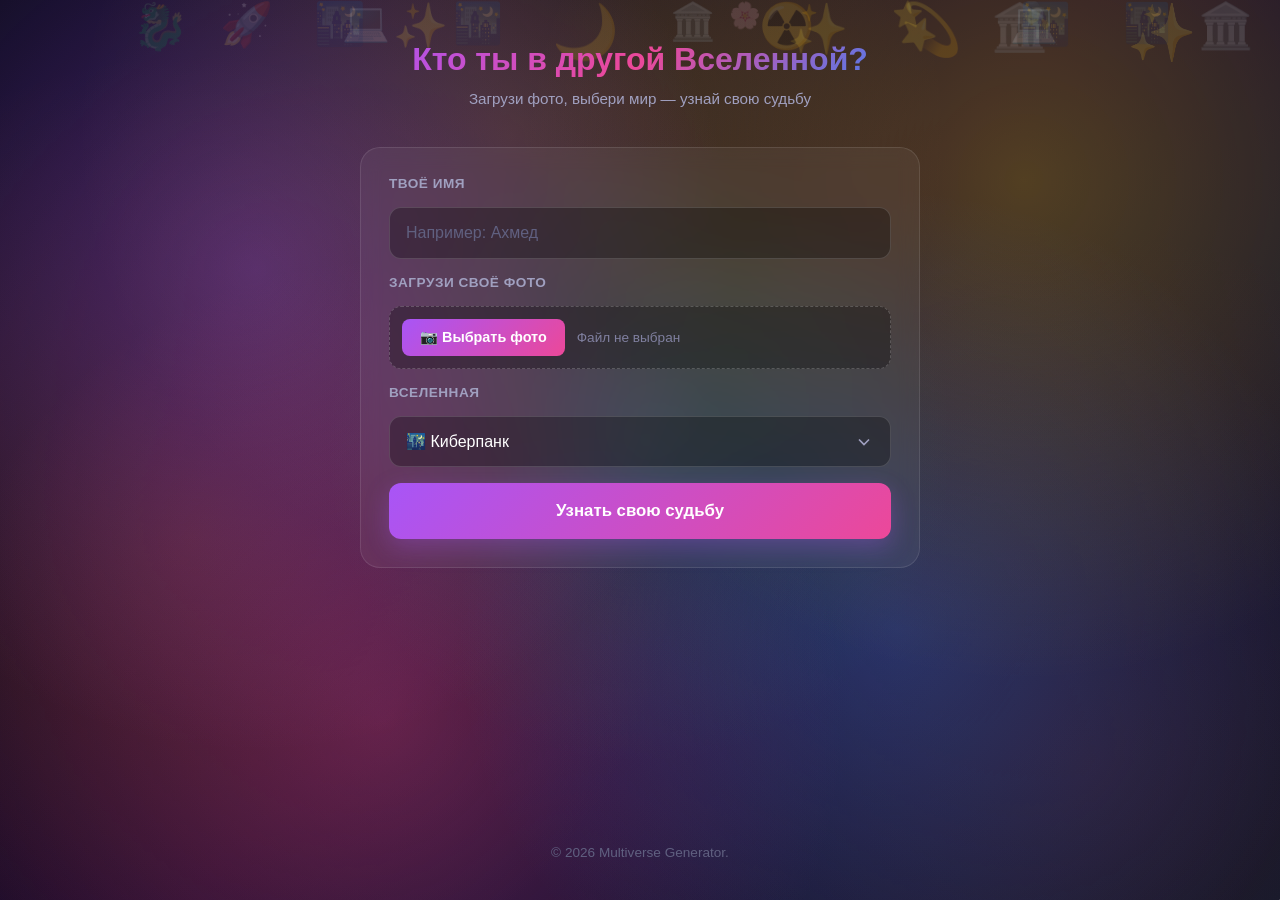
<file: index.html>
<!DOCTYPE html>
<html lang="ru">
<head>
  <meta charset="UTF-8">
  <meta name="viewport" content="width=device-width, initial-scale=1.0">
  <title>Кто ты в другой Вселенной?</title>
  <meta name="description" content="Загрузи фото и узнай, кем бы ты был в другой вселенной.">
  <link rel="stylesheet" href="style.css">
</head>
<body>
  <div class="multiverse-bg"></div>
  <div class="stars"></div>
  <div class="floating-symbols" id="floatingSymbols"></div>
  <main class="container">
    <header>
      <h1>Кто ты в другой Вселенной?</h1>
      <p class="subtitle">Загрузи фото, выбери мир — узнай свою судьбу</p>
    </header>
    <section class="form-card">
      <label for="nameInput">Твоё имя</label>
      <input type="text" id="nameInput" placeholder="Например: Ахмед" maxlength="20">
      <label for="photoInput">Загрузи своё фото</label>
      <div class="photo-upload">
        <input type="file" id="photoInput" accept="image/*" hidden>
        <button type="button" id="photoBtn" class="photo-btn">📷 Выбрать фото</button>
        <span id="photoName" class="photo-name">Файл не выбран</span>
      </div>
      <label for="universeSelect">Вселенная</label>
      <select id="universeSelect">
        <option value="cyberpunk">🌃 Киберпанк</option>
        <option value="fantasy">🐉 Фэнтези</option>
        <option value="space">🚀 Космос</option>
        <option value="anime">🌸 Аниме</option>
        <option value="hacker">💻 Хакер</option>
        <option value="rome">🏛️ Древний Рим</option>
        <option value="postapoc">☢️ Постапокалипсис</option>
        <option value="steampunk">⚙️ Стимпанк</option>
        <option value="noir">🕵️ Нуар</option>
        <option value="solarpunk">🌱 Соларпанк</option>
      </select>
      <button id="generateBtn">Узнать свою судьбу</button>
    </section>
    <section id="result" class="result hidden">
      <div class="result-card">
        <div class="result-image" id="resultImageWrap">
          <img id="resultImg" alt="Твой облик">
          <div class="result-overlay"></div>
          <div id="placeholder" class="result-placeholder">🖼️</div>
        </div>
        <h2 id="resultName">—</h2>
        <p id="resultDesc" class="result-desc">—</p>
        <button id="shareBtn" class="share-btn">📸 Поделиться</button>
        <button id="againBtn" class="again-btn">🔄 Ещё раз</button>
      </div>
    </section>
    <footer>
      <p>© 2026 Multiverse Generator.</p>
    </footer>
  </main>
  <script src="script.js"></script>
</body>
</html>
</file>
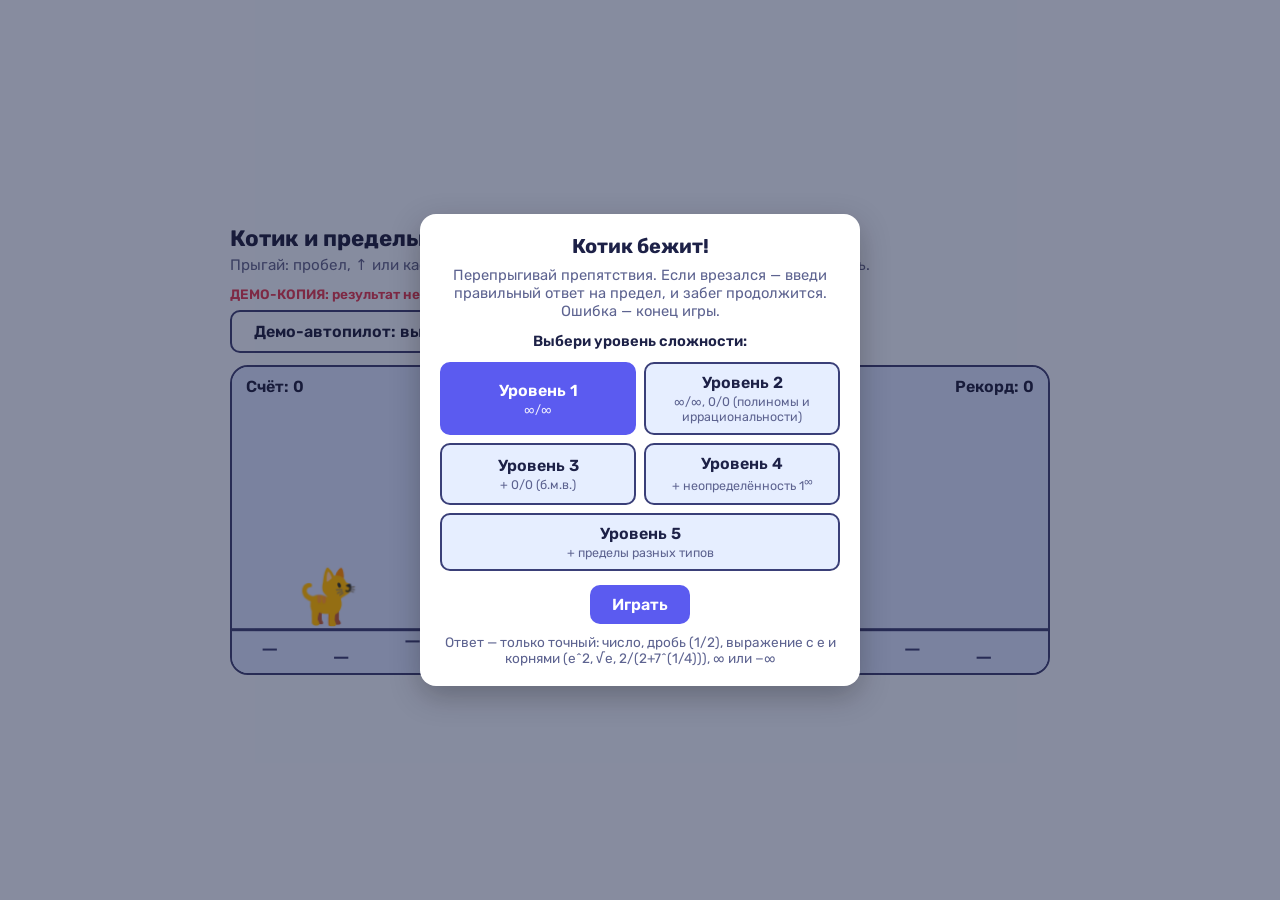
<file: kotik-demo/index.html>
<!DOCTYPE html><html lang="ru"><head><meta charset="utf-8"><meta name="viewport" content="width=device-width, initial-scale=1, viewport-fit=cover"><title>Котик и пределы</title><link href="https://fonts.googleapis.com/css2?family=Rubik:wght@400;600;700&display=swap" rel="stylesheet"><style>:root{--bg:#e6eeff;--sky:#cfdcff;--ground:#3a3f78;--ink:#1d2147;--card:#fff;--accent:#5b5bf0;--ok:#1f9d6b;--bad:#d63b5a;--muted:#5d6390; box-sizing:border-box;padding-top:env(safe-area-inset-top,0px);padding-bottom:env(safe-area-inset-bottom,0px)} @media (prefers-color-scheme:dark){:root:not([data-theme="light"]){--bg:#12142a;--sky:#1c2048;--ground:#8f95e8;--ink:#eceeff;--card:#1f2350;--accent:#8c8cff;--ok:#4fd6a0;--bad:#ff7a93;--muted:#a3a8d6}} html{scroll-padding-top:env(safe-area-inset-top,0px)} *{box-sizing:border-box} body{margin:0;min-height:100vh;background:var(--bg);color:var(--ink);font-family:Rubik,system-ui,-apple-system,"Segoe UI",sans-serif;display:flex;align-items:center;justify-content:center;padding:16px} .wrap{width:100%;max-width:820px} h1{font-size:1.4rem;margin:0 0 4px;font-weight:700} p.sub{margin:0 0 12px;color:var(--muted);font-size:.95rem} .demo-note{font-size:.85rem;color:var(--bad);font-weight:600;margin:8px 0} #autoToggle{margin:0 0 12px} .stage{position:relative;border-radius:18px;overflow:hidden;background:var(--sky);border:2px solid var(--ground);touch-action:manipulation;user-select:none;-webkit-user-select:none} canvas{display:block;width:100%;height:auto} .hud{position:absolute;top:10px;left:14px;right:14px;display:flex;justify-content:space-between;font-weight:600;font-size:1rem;pointer-events:none} .ov{position:absolute;inset:0;display:none;align-items:center;justify-content:center;background:rgba(18,20,42,.45);padding:12px} .ov.on{display:flex} .card{background:var(--card);color:var(--ink);border-radius:16px;padding:20px;max-width:440px;width:100%;text-align:center;box-shadow:0 10px 30px rgba(0,0,0,.25)} .card h2{margin:0 0 8px;font-size:1.25rem} .card p{margin:6px 0;color:var(--muted);font-size:.92rem} .lim{font-size:1.5rem;font-weight:600;margin:12px 0;color:var(--ink);line-height:1.5} .lim sub{font-size:.6em} input{width:100%;font:inherit;font-size:1.1rem;padding:10px 12px;border-radius:10px;border:2px solid var(--ground);background:var(--bg);color:var(--ink);text-align:center;margin:6px 0 10px} input:focus-visible,button:focus-visible{outline:3px solid var(--accent);outline-offset:2px} button{font:inherit;font-weight:600;font-size:1rem;padding:10px 22px;border:0;border-radius:10px;background:var(--accent);color:#fff;cursor:pointer} button:hover{filter:brightness(1.08)} .timer{height:6px;border-radius:3px;background:var(--bg);overflow:hidden;margin-top:12px} .timer i{display:block;height:100%;width:100%;background:var(--accent);transform-origin:left} .big{font-size:2.4rem;font-weight:700;margin:4px 0} .ans{color:var(--bad);font-weight:600} .hint{margin-top:10px;font-size:.85rem;color:var(--muted)} #start,#quiz,#over{position:fixed;z-index:20} .lvls{display:grid;grid-template-columns:1fr 1fr;gap:8px;margin:12px 0 14px;text-align:left} .lvls button{background:var(--bg);color:var(--ink);border:2px solid var(--ground);padding:9px 12px;font-weight:600} .lvls button small{display:block;font-weight:400;font-size:.78rem;color:var(--muted);margin-top:2px} .lvls button[aria-pressed="true"]{background:var(--accent);border-color:var(--accent);color:#fff} .lvls button[aria-pressed="true"] small{color:#fff;opacity:.9} .row{display:flex;gap:8px;justify-content:center;flex-wrap:wrap} button.sec{background:var(--bg);color:var(--ink);border:2px solid var(--ground)} .lvls .span2{grid-column:1 / -1} @media (max-width:400px){.lvls{grid-template-columns:1fr}} .card.wide{max-width:600px} .qn{font-size:.8rem;color:var(--muted);letter-spacing:.02em;margin-top:-2px} .lim{font-size:1.25rem;overflow-x:auto;overflow-y:hidden;padding:4px 2px;white-space:nowrap} .fr{display:inline-flex;flex-direction:column;vertical-align:middle;text-align:center;margin:0 .15em} .fr>span:first-child{border-bottom:1.5px solid currentColor;padding:0 .25em .08em} .fr>span:last-child{padding:.08em .25em 0} .rt{white-space:nowrap;display:inline-block} .rt>sup{font-size:.6em;margin-right:-.3em;vertical-align:.9em} .rb{border-top:1.5px solid currentColor;padding:.05em .1em 0;margin-left:.05em} .pb{font-size:1.9em;font-weight:300;vertical-align:middle;line-height:1} .pw sup{font-size:.7em;vertical-align:1.1em} @media (max-width:480px){.lim{font-size:.95rem}.card{padding:16px 12px}} .keys{display:flex;flex-wrap:wrap;gap:6px;justify-content:center;margin:0 0 10px} .keys button{padding:6px 12px;font-size:1rem;background:var(--bg);color:var(--ink);border:1.5px solid var(--ground);min-width:40px}</style></head><body><div class="wrap"><h1>Котик и пределы</h1><p class="sub">Прыгай: пробел, ↑ или касание экрана. Врезался — решай предел, чтобы продолжить.</p><p class="demo-note">ДЕМО-КОПИЯ: результат не предназначен для сдачи преподавателю.</p><button id="autoToggle" class="sec" type="button">Демо-автопилот: выкл.</button><div class="stage" id="stage"><canvas id="c" width="800" height="300"></canvas><div class="hud"><span id="sc">0</span><span id="info"></span></div><div class="ov on" id="start"><div class="card"><h2>Котик бежит!</h2><p>Перепрыгивай препятствия. Если врезался — введи правильный ответ на предел, и забег продолжится. Ошибка — конец игры.</p><p style="margin-top:12px;color:var(--ink);font-weight:600">Выбери уровень сложности:</p><div class="lvls" id="lvls" role="group" aria-label="Уровень сложности"><button type="button" data-l="1" aria-pressed="true">Уровень 1<small>∞/∞</small></button><button type="button" data-l="2" aria-pressed="false">Уровень 2<small>∞/∞, 0/0 (полиномы и иррациональности)</small></button><button type="button" data-l="3" aria-pressed="false">Уровень 3<small>+ 0/0 (б.м.в.)</small></button><button type="button" data-l="4" aria-pressed="false">Уровень 4<small>+ неопределённость 1<sup>∞</sup></small></button><button type="button" data-l="5" aria-pressed="false" class="span2">Уровень 5<small>+ пределы разных типов</small></button></div><button id="go">Играть</button><div class="hint">Ответ — только точный: число, дробь (1/2), выражение с e и корнями (e^2, √e, 2/(2+7^(1/4))), ∞ или −∞</div></div></div><div class="ov" id="quiz"><div class="card wide"><h2>Ой! Спаси котика</h2><div class="qn" id="qn"></div><div class="lim" id="q"></div><input id="a" type="text" autocomplete="off" autocapitalize="off" spellcheck="false" inputmode="text" placeholder="Ваш ответ" aria-label="Ответ"><div class="keys" id="keys"><button type="button">√</button><button type="button">∛</button><button type="button">∜</button><button type="button">^</button><button type="button">e</button><button type="button">π</button><button type="button">∞</button><button type="button">−</button><button type="button">(</button><button type="button">)</button></div><button id="ok">Проверить</button><div class="timer"><i id="tm"></i></div><div class="hint">Только точный ответ: 1/2, e^6, √e, 2/(2+7^(1/4)), ∞ или −∞. Приближённые значения не принимаются. Время: 5 минут.</div></div></div><div class="ov" id="over"><div class="card wide"><h2 id="ot">Игра окончена</h2><div class="big" id="os">0</div><p id="ob"></p><p id="oa"></p><button id="again">Новая игра</button></div></div></div></div><script>
(function(){
const cv=document.getElementById('c'),ctx=cv.getContext('2d');
const W=800,H=300,GY=250;
const $=id=>document.getElementById(id);

// ---------- банк задач: КР 3 «Теория пределов без Лопиталя» (без 2.9 и 4.2) ----------
// L(номер, раздел, x→…, выражение (HTML), ответ для показа, значение)
const L=(n,s,t,f,a,v)=>({n,s,t,f,a,v});
const SUP={'0':'⁰','1':'¹','2':'²','3':'³','4':'⁴','5':'⁵','6':'⁶','7':'⁷','8':'⁸','9':'⁹'};
const X=k=>'x'+String(k).replace(/\d/g,d=>SUP[d]);
const F=(a,b)=>'<span class="fr"><span>'+a+'</span><span>'+b+'</span></span>';
const R=(k,b)=>'<span class="rt">'+(k>2?'<sup>'+k+'</sup>':'')+'√<span class="rb">'+b+'</span></span>';
const PW=(b,e)=>'<span class="pw"><span class="pb">(</span>'+b+'<span class="pb">)</span><sup>'+e+'</sup></span>';
const S1='Неопределённость ∞/∞',S0='Неопределённость 0/0',SE='Неопределённость 1<sup>∞</sup>',S6='Пределы разных типов';
const BP=s=>'<span class="pb">(</span>'+s+'<span class="pb">)</span>';
const P='x→+∞',M='x→−∞',INF=Infinity;
const r4_7=Math.pow(7,.25),r4_2=Math.pow(2,.25);
const e1={
 '1.1':F(R(4,X(8)+'+'+X(12))+' + '+R(3,X(2)+'+'+X(5)), X(3)+' + 2'+R(2,'1+'+X(4))),
 '1.2':F(R(5,X(5)+'+'+X(10))+' + '+R(3,'−2'+X(6)+'+8'+X(9)), X(2)+' + '+R(6,X(6)+'+'+X(12))),
 '1.3':F(R(3,'1+2'+X(3)+'+'+X(6))+' + '+R(2,'−'+X(2)+'+'+X(4)), R(4,'3'+X(4)+'+7'+X(8))+' + 2'+X(2)+' + 1'),
 '1.4':F(R(6,X(12)+'+'+X(18))+' + '+R(3,X(5)+'+'+X(8)), '2'+X(3)+' + '+R(4,'2'+X(12)+'+'+X(8))),
 '1.5':F(R(4,'1+4'+X(8)+'+2'+X(4))+' + '+R(3,X(3)+'−'+X(6)), R(5,X(10)+'+'+X(15))+' + '+X(3)),
 '1.6':F(R(3,'1+'+R(3,'x+'+X(12)))+' + '+R(4,X(8)+'+'+X(16)), X(4)+' + '+R(6,X(24)+'+'+X(12))),
 '1.7':F(R(5,X(15)+'+'+X(20))+' + '+R(3,X(12)+'+'+X(6)), R(4,X(12)+'+'+X(16))+' + 2'+X(4)),
 '1.8':F(R(3,X(4)+'+'+X(7))+' + '+R(6,X(6)+'+'+X(12)), '2'+R(5,X(10)+'+'+X(5))+' + '+X(2)),
 '1.9':F(R(5,X(10)+'+'+X(20))+' + '+R(2,X(2)+'+'+R(3,X(24)+'+'+X(7))), R(4,X(12)+'+'+X(16))+' + '+R(6,X(6)+'+'+X(18)))
};
const Qs=[
L('1.1 (+∞)',S1,P,e1['1.1'],'1',1),            L('1.1 (−∞)',S1,M,e1['1.1'],'−1',-1),
L('1.2 (+∞)',S1,P,e1['1.2'],'+∞',INF),         L('1.2 (−∞)',S1,M,e1['1.2'],'−∞',-INF),
L('1.3 (+∞)',S1,P,e1['1.3'],'2/(2+⁴√7) ≈ 0,5515',2/(2+r4_7)),
L('1.3 (−∞)',S1,M,e1['1.3'],'2/(2+⁴√7) ≈ 0,5515',2/(2+r4_7)),
L('1.4 (+∞)',S1,P,e1['1.4'],'1/(2+⁴√2) ≈ 0,3136',1/(2+r4_2)),
L('1.4 (−∞)',S1,M,e1['1.4'],'−1/(2−⁴√2) ≈ −1,2334',-1/(2-r4_2)),
L('1.5 (+∞)',S1,P,e1['1.5'],'0',0),            L('1.5 (−∞)',S1,M,e1['1.5'],'0',0),
L('1.6 (+∞)',S1,P,e1['1.6'],'1/2',.5),         L('1.6 (−∞)',S1,M,e1['1.6'],'1/2',.5),
L('1.7 (+∞)',S1,P,e1['1.7'],'2/3',2/3),        L('1.7 (−∞)',S1,M,e1['1.7'],'2/3',2/3),
L('1.8 (+∞)',S1,P,e1['1.8'],'+∞',INF),         L('1.8 (−∞)',S1,M,e1['1.8'],'−∞',-INF),
L('1.9 (+∞)',S1,P,e1['1.9'],'2',2),            L('1.9 (−∞)',S1,M,e1['1.9'],'2',2),

L('2.1',S0,'x→3',F('2'+X(2)+' − 7x + 3','3'+X(2)+' − 8x − 3'),'1/2',.5),
L('2.2',S0,'x→−2',F(X(2)+' − 4',X(2)+' + 5x + 6'),'−4',-4),
L('2.3',S0,'x→1',F(X(3)+' − x',X(3)+' − 1'),'2/3',2/3),
L('2.4',S0,'x→1/2',F('6'+X(2)+' − 5x + 1','4'+X(2)+' − 1'),'1/4',.25),
L('2.5',S0,'x→2',F(X(3)+' − 8',X(3)+' − 4x'),'3/2',1.5),
L('2.6',S0,'x→1',F(X(4)+' − 1',X(3)+' − '+X(2)+' + x − 1'),'2',2),
L('2.7',S0,'x→3/2',F('4'+X(2)+' − 9','2'+X(2)+' − 5x + 3'),'12',12),
L('2.8',S0,'x→−2',F(X(3)+' + 8',X(4)+' − 16'),'−3/8',-3/8),

L('3.1',S0,'x→3',F(R(2,'x+6')+' − '+R(2,'10x−21'),'x − 3'),'−3/2',-1.5),
L('3.2',S0,'x→1',F(R(2,'x+3')+' − 2',R(2,'2x+7')+' − 3'),'3/4',.75),
L('3.3',S0,'x→8',F(R(3,'x')+' − 2','x − 8'),'1/12',1/12),
L('3.4',S0,'x→0',F(R(2,'1+x')+' − '+R(2,'1−x'),'x'),'1',1),
L('3.5',S0,'x→4',F(R(2,'x+5')+' − '+R(2,'2x+1'),R(2,'x+12')+' − '+R(2,'3x+4')),'2/3',2/3),
L('3.6',S0,'x→1',F(R(3,'x+7')+' − 2','x − 1'),'1/12',1/12),
L('3.7',S0,'x→0',F(R(3,'1+x')+' − '+R(3,'1−x'),'x'),'2/3',2/3),
L('3.8',S0,'x→2',F(R(3,'x+6')+' − 2',R(2,'x+2')+' − 2'),'1/3',1/3),
L('3.9',S0,'x→0',F(R(2,'1+x')+' + '+R(2,'1−x')+' − 2',X(2)),'−1/4',-.25),

L('4.1',S0,'x→0',F('1 − cos(ln(1 + '+X(2)+'))','arcsin x · tg 2x'),'0',0),
L('4.3',S0,'x→0',F('('+R(2,'1 + sin '+X(2))+' − 1) · tg²x','ln(1 + '+X(3)+') · sin x'),'1/2',.5),
L('4.4',S0,'x→0',F('sin 2x · (1 − cos 3x)',X(2)+' · ln(1 + 5x)'),'9/5',1.8),
L('4.5',S0,'x→0',F('e<sup>arcsin x²</sup> − 1','ln(1 + ln(1 + 5'+X(2)+'))'),'1/5',.2),
L('4.6',S0,'x→1',F('ln x',X(2)+' − 1'),'1/2',.5),
L('4.7',S0,'x→π',F('sin²x',X(2)+' − π²'),'0',0),
L('4.8',S0,'x→π/2',F('1 − cos(2x − π)','(x − π/2)²'),'2',2),
L('4.9',S0,'x→−2',F('e<sup>x+2</sup> − 1','sin(x + 2)'),'1',1),

L('5.1',SE,P,PW(F('2x + 3','2x − 1'),'3x+2'),'e⁶',Math.exp(6)),
L('5.2',SE,P,PW(F(X(2)+' + 2x + 3',X(2)+' + x + 1'),'2x'),'e²',Math.exp(2)),
L('5.3',SE,'x→0',PW(F('1 + x + '+X(2)+' + 2'+X(3),'1 + x + '+X(2)),'1/x³'),'e²',Math.exp(2)),
L('5.4',SE,P,PW(F('3'+X(2)+' + 2x + 1','3'+X(2)+' − x + 2'),'x²'),'+∞',INF),
L('5.5',SE,P,PW(F(X(2)+' + x + 1',X(2)+' + 1'),'x²/(x+1)'),'e',Math.E),
L('5.6',SE,'x→0',PW(F('1 + 2'+X(2)+' + 3'+X(4)+' + 5'+X(5),'1 + 2'+X(2)+' + 3'+X(4)),'1/x⁵'),'e⁵',Math.exp(5)),
L('5.7',SE,'x→0',PW(F('1 + 3'+X(3)+' + 2'+X(5),'1 + 3'+X(3)+' − '+X(4)),'1/x⁴'),'e',Math.E),
L('5.8',SE,P,PW(F('2'+X(3)+' + '+X(2)+' + 1','2'+X(3)+' − x + 3'),'x'),'√e = e^(1/2)',Math.sqrt(Math.E)),
L('5.9',SE,P,PW(F('5'+X(4)+' + 2'+X(2)+' + 3x + 1','5'+X(4)+' + x + 7'),'x²'),'e^(2/5)',Math.exp(.4)),

// Раздел 6. Пределы разных типов (в 6.7, 6.8, 6.10 исправлено x→… на x→0, см. пояснение)
L('6.1',S6,P,'3x · sin '+F('1','x'),'3',3),
L('6.2',S6,P,R(3,'2x − 1')+' · arctg'+BP(F('1','2'+R(2,'x + 1'))),'0',0),
L('6.3',S6,'x→1','(1 − x) · tg '+F('πx','2'),'2/π',2/Math.PI),
L('6.4',S6,'x→π',F('1 + cos x','(x − π)²'),'1/2',.5),
L('6.5',S6,P,PW(F('2x + 1','x + 3'),'x'),'+∞',INF),
L('6.6',S6,P,PW(F('x − 2','3x + 4'),'3x−1'),'0',0),
L('6.7',S6,'x→0',PW('1 + tg x','1/(2x)'),'√e = e^(1/2)',Math.sqrt(Math.E)),
L('6.8',S6,'x→0⁺',PW('1 + tg²'+R(2,'x'),'1/(2x)'),'√e = e^(1/2)',Math.sqrt(Math.E)),
L('6.9',S6,'x→e',F('ln x − 1','x − e'),'1/e',1/Math.E),
L('6.10',S6,'x→0',F('ln cos x',X(2)),'−1/2',-.5),
];
// Уровни: какие разделы банка входят в игру
const LEVELS={1:[1],2:[1,2,3],3:[1,2,3,4],4:[1,2,3,4,5],5:[1,2,3,4,5,6]};
let level=1;
try{const l=+localStorage.getItem('catLevel');if(LEVELS[l])level=l;}catch(e){}
const inLevel=q=>LEVELS[level].includes(parseInt(q.n,10));
let pool=[];
function nextQ(){ if(!pool.length){pool=Qs.map((_,i)=>i).filter(i=>inLevel(Qs[i]));for(let i=pool.length-1;i>0;i--){const j=Math.random()*(i+1)|0;[pool[i],pool[j]]=[pool[j],pool[i]];}} return Qs[pool.pop()]; }

// ---------- разбор ответа: числа, дроби, e, π, ^, √, ∛, ∜, sqrt, cbrt, ln, exp, ∞ ----------
const SUPD={'⁰':'0','¹':'1','²':'2','³':'3','⁴':'4','⁵':'5','⁶':'6','⁷':'7','⁸':'8','⁹':'9'};
const WORDS=['бесконечность','infinity','sqrt','cbrt','inf','exp','ln','pi','oo','e'];
function parse(s){
  s=String(s).trim().toLowerCase().replace(/\s+/g,'').replace(/,/g,'.')
    .replace(/[−–—]/g,'-').replace(/[·×]/g,'*').replace(/÷/g,'/').replace(/π/g,'pi')
    .replace(/²√/g,'√').replace(/³√/g,'∛').replace(/⁴√/g,'∜')
    .replace(/[⁰¹²³⁴⁵⁶⁷⁸⁹]+/g,m=>'^'+[...m].map(c=>SUPD[c]).join(''));
  if(!s)return NaN;
  const tk=[];let i=0;
  while(i<s.length){
    const c=s[i];
    if(/[0-9.]/.test(c)){let j=i;while(j<s.length&&/[0-9.]/.test(s[j]))j++;const n=s.slice(i,j);if(!/^(\d+\.?\d*|\.\d+)$/.test(n))return NaN;tk.push({k:'n',v:parseFloat(n)});i=j;continue;}
    if('+-*/^()√∛∜∞'.includes(c)){tk.push({k:c});i++;continue;}
    if(/[a-zа-яё]/.test(c)){const w=WORDS.find(w=>s.startsWith(w,i));if(!w)return NaN;
      if(w==='e')tk.push({k:'n',v:Math.E});else if(w==='pi')tk.push({k:'n',v:Math.PI});
      else if(['бесконечность','infinity','inf','oo'].includes(w))tk.push({k:'n',v:Infinity});
      else tk.push({k:'f',v:w});i+=w.length;continue;}
    return NaN;
  }
  let p=0;const pk=()=>tk[p],nx=()=>tk[p++];
  const FN={sqrt:Math.sqrt,'√':Math.sqrt,cbrt:Math.cbrt,'∛':Math.cbrt,'∜':x=>Math.pow(x,.25),ln:Math.log,exp:Math.exp};
  const startsAtom=t=>t&&(t.k==='n'||t.k==='f'||t.k==='('||t.k==='√'||t.k==='∛'||t.k==='∜'||t.k==='∞');
  function expr(){let v=term();while(pk()&&(pk().k==='+'||pk().k==='-')){const o=nx().k,r=term();v=o==='+'?v+r:v-r;}return v;}
  function term(){let v=unary();for(;;){const t=pk();
      if(t&&(t.k==='*'||t.k==='/')){nx();const r=unary();v=t.k==='*'?v*r:v/r;}
      else if(startsAtom(t)){v*=power();}
      else return v;}}
  function unary(){const t=pk();if(t&&(t.k==='-'||t.k==='+')){nx();const v=unary();return t.k==='-'?-v:v;}return power();}
  function power(){const b=atom();if(pk()&&pk().k==='^'){nx();return Math.pow(b,unary());}return b;}
  function atom(){const t=nx();if(!t)throw 0;
    if(t.k==='n')return t.v;
    if(t.k==='∞')return Infinity;
    if(t.k==='('){const v=expr();if(!pk()||nx().k!==')')throw 0;return v;}
    if(t.k==='f'||t.k==='√'||t.k==='∛'||t.k==='∜'){const f=FN[t.k==='f'?t.v:t.k];return f(power());}
    throw 0;}
  try{const v=expr();return p===tk.length?v:NaN;}catch(e){return NaN;}
}
function check(inp,q){const v=parse(inp);if(Number.isNaN(v))return false;
  if(!isFinite(q.v))return v===q.v;if(!isFinite(v))return false;
  // только точный ответ: допускается лишь погрешность машинной арифметики
  return Math.abs(v-q.v)<=1e-12*Math.max(1,Math.abs(q.v));}

// ---------- состояние ----------
let st='idle',score=0,best=0,saves=0,dist=0,speed=320,obs=[],nextGap=0,inv=0,t0=0,last=0,autoPilot=false;
const cat={x:70,y:GY,vy:0,on:true};
function loadBest(){best=0;try{best=+localStorage.getItem('catBest'+level)||0;}catch(e){}}
loadBest();
const kinds=[{e:'📦',w:40,h:44},{e:'🪴',w:36,h:50},{e:'🥫',w:30,h:40},{e:'🧱',w:46,h:34}];

function reset(){score=0;saves=0;dist=0;speed=320;obs=[];nextGap=500;inv=0;cat.y=GY;cat.vy=0;cat.on=true;updHud();}
function updHud(){$('sc').textContent='Счёт: '+Math.floor(score);$('info').textContent='Рекорд: '+best+(saves?'  ·  Спасений: '+saves:'');}
function jump(){if(st==='run'&&cat.on){cat.vy=-640;cat.on=false;}}
function spawn(){const k=kinds[Math.random()*kinds.length|0];const n=Math.random()<.2?2:1;
  for(let i=0;i<n;i++)obs.push({x:W+30+i*(k.w-4),k});
}

function colors(){const s=getComputedStyle(document.documentElement);return{sky:s.getPropertyValue('--sky').trim(),g:s.getPropertyValue('--ground').trim(),ink:s.getPropertyValue('--ink').trim()};}

function step(dt){
  speed=Math.min(620,320+score*0.8);
  dist+=speed*dt;score+=speed*dt/12;
  if(inv>0)inv-=dt;
  cat.vy+=1800*dt;cat.y+=cat.vy*dt;
  if(cat.y>=GY){cat.y=GY;cat.vy=0;cat.on=true;}
  nextGap-=speed*dt;
  if(nextGap<=0){spawn();nextGap=speed*0.85+260+Math.random()*320;}
  for(const o of obs)o.x-=speed*dt;
  obs=obs.filter(o=>o.x>-80);
  // Демонстрационный автопилот: прыжок перед ближайшим препятствием.
  // При появлении математической задачи автопилот отключается.
  if(autoPilot && st==='run' && cat.on){
    const target=obs.find(o=>o.x+o.k.w>cat.x+38 && o.x>cat.x+20);
    if(target){
      const distance=target.x-(cat.x+38);
      if(distance<=Math.max(105,speed*0.42) && distance>=-8) jump();
    }
  }
  // столкновение
  if(inv<=0){
    const cx=cat.x+8,cw=30,cy=cat.y-36,ch=34;
    for(const o of obs){
      const ox=o.x+4,ow=o.k.w-8,oy=GY-o.k.h+6;
      if(cx<ox+ow&&cx+cw>ox&&cy<GY&&cy+ch>oy){crash();return;}
    }
  }
  if(Math.floor(score)>best){best=Math.floor(score);}
  updHud();
}

let curQ=null,qTimer=0,qMax=300;
function crash(){
  autoPilot=false;$('autoToggle').textContent='Демо-автопилот: выкл.';
  st='quiz';curQ=nextQ();
  $('qn').innerHTML='Задача '+curQ.n+' · '+curQ.s;
  $('q').innerHTML='lim<sub>'+curQ.t+'</sub> '+curQ.f+' = ?';
  $('a').value='';$('quiz').classList.add('on');qTimer=qMax;
  setTimeout(()=>$('a').focus(),30);
}
function submit(){
  if(st!=='quiz')return;
  if(check($('a').value,curQ)){
    saves++;st='run';$('quiz').classList.remove('on');
    obs=obs.filter(o=>o.x<cat.x-60);inv=1.6;nextGap=Math.max(nextGap,400);
    cat.y=GY;cat.vy=0;cat.on=true;last=performance.now();
  }else finish(false);
}
function finish(timeout){
  st='over';$('quiz').classList.remove('on');
  const s=Math.floor(score);
  try{if(s>=best)localStorage.setItem('catBest'+level,String(s));}catch(e){}
  best=Math.max(best,s);
  $('ot').textContent=timeout?'Время вышло':'Неверно, котик устал';
  $('os').textContent=s;
  $('ob').textContent='Рекорд: '+best+(saves?' · Спасений: '+saves:'');
  $('oa').innerHTML='Правильный ответ: <span class="ans">'+curQ.a+'</span><br><span style="font-size:.85em">lim<sub>'+curQ.t+'</sub> '+curQ.f+'</span>';
  $('over').classList.add('on');updHud();
}
function setLevel(l){level=l;try{localStorage.setItem('catLevel',String(l));}catch(e){}
  document.querySelectorAll('#lvls button').forEach(b=>b.setAttribute('aria-pressed',String(+b.dataset.l===l)));
  loadBest();updHud();}
function start(){$('start').classList.remove('on');$('over').classList.remove('on');pool=[];reset();st='run';last=performance.now();}
function chooseLevel(){st='idle';$('over').classList.remove('on');$('start').classList.add('on');reset();}

// ---------- отрисовка ----------
function draw(ts){
  const c=colors();
  ctx.clearRect(0,0,W,H);
  ctx.fillStyle=c.sky;ctx.fillRect(0,0,W,H);
  // облака
  ctx.globalAlpha=.5;ctx.font='40px serif';ctx.textBaseline='alphabetic';
  for(let i=0;i<3;i++){const x=((i*330-dist*0.12)%1000+1000)%1000-120;ctx.fillText('☁️',x,70+i*28);}
  ctx.globalAlpha=1;
  // земля
  ctx.fillStyle=c.g;ctx.fillRect(0,GY+6,W,3);
  for(let i=0;i<24;i++){const x=((i*70-dist)%1680+1680)%1680-40;ctx.fillRect(x,GY+18+(i%3)*8,14,2);}
  // препятствия
  for(const o of obs){ctx.font=o.k.h+'px serif';ctx.fillText(o.k.e,o.x,GY+6);}
  // котик
  const run=st==='run'||st==='idle';
  const bob=cat.on&&run?Math.sin(ts/70)*2.5:0;
  ctx.save();
  if(inv>0&&Math.floor(ts/90)%2===0)ctx.globalAlpha=.4;
  ctx.translate(cat.x+24,cat.y-22+bob);
  ctx.scale(-1,1);
  if(!cat.on)ctx.rotate(Math.max(-.35,Math.min(.35,cat.vy/2000)));
  ctx.font='52px serif';ctx.textAlign='center';ctx.textBaseline='middle';
  ctx.fillText('🐈',0,0);
  ctx.restore();ctx.textAlign='left';ctx.textBaseline='alphabetic';
}

function loop(ts){
  const dt=Math.min(.033,(ts-last)/1000||0);last=ts;
  if(st==='run')step(dt);
  if(st==='quiz'){qTimer-=dt;$('tm').style.transform='scaleX('+Math.max(0,qTimer/qMax)+')';if(qTimer<=0)finish(true);}
  draw(ts);
  requestAnimationFrame(loop);
}

// ---------- управление ----------
addEventListener('keydown',e=>{
  if(st==='quiz'){if(e.key==='Enter'){e.preventDefault();submit();}return;}
  if(e.code==='Space'||e.code==='ArrowUp'||e.code==='KeyW'){
    e.preventDefault();
    if(st==='run')jump();
    else if(st==='idle')start();
    else if(st==='over')chooseLevel();
  }
});
$('stage').addEventListener('pointerdown',e=>{
  if(e.target.closest('.ov.on'))return;
  jump();
});
document.querySelectorAll('#keys button').forEach(b=>b.addEventListener('click',()=>{
  const a=$('a'),s=a.selectionStart??a.value.length,e=a.selectionEnd??a.value.length,t=b.textContent;
  a.value=a.value.slice(0,s)+t+a.value.slice(e);a.focus();a.setSelectionRange(s+t.length,s+t.length);}));
document.querySelectorAll('#lvls button').forEach(b=>b.addEventListener('click',()=>setLevel(+b.dataset.l)));
setLevel(level);
$('go').onclick=start;$('again').onclick=chooseLevel;$('ok').onclick=submit;
$('autoToggle').addEventListener('click',()=>{autoPilot=!autoPilot;$('autoToggle').textContent='Демо-автопилот: '+(autoPilot?'вкл.':'выкл.');});
reset();last=performance.now();requestAnimationFrame(loop);
})();
</script></body></html>
</file>
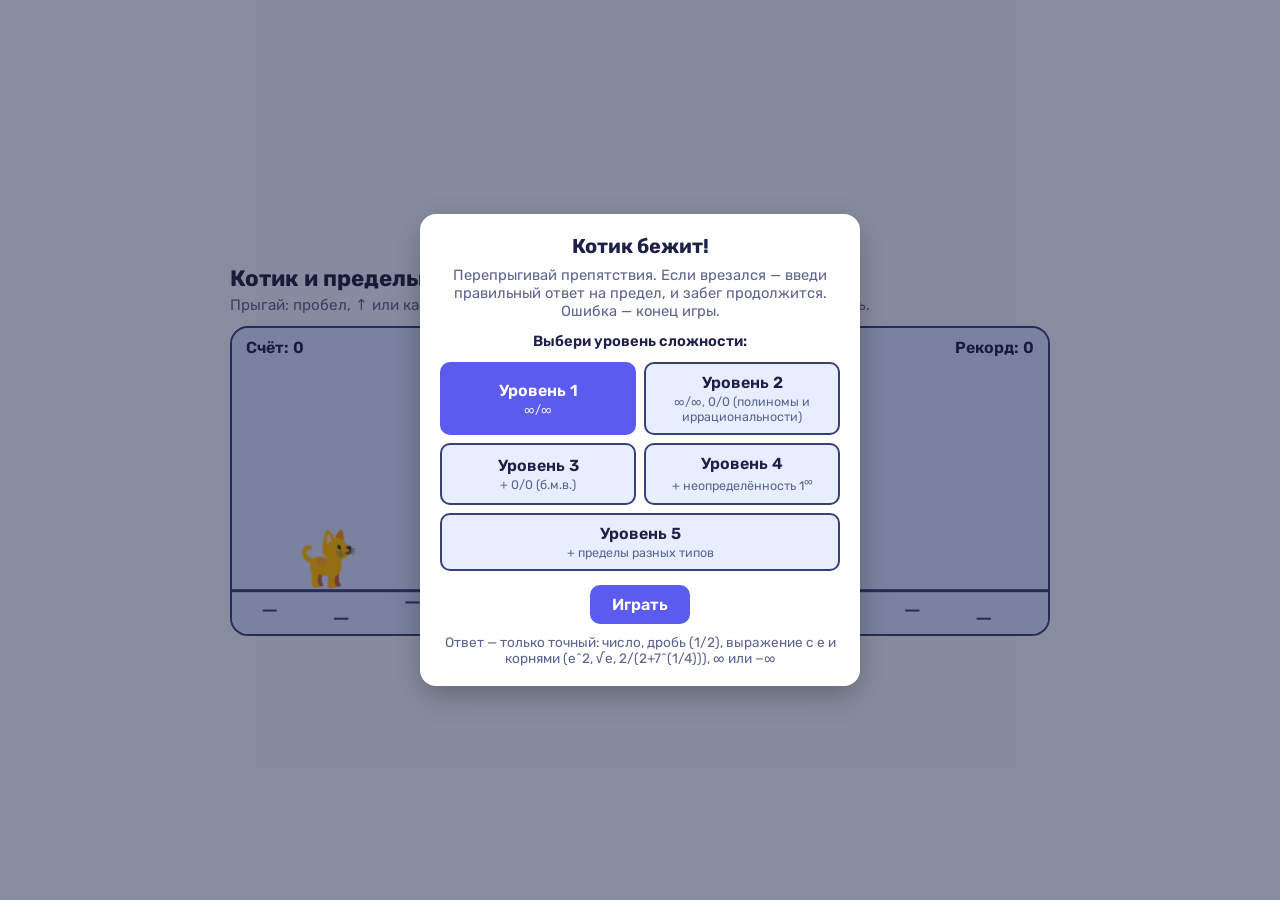
<file: kotik/index.html>
<!doctype html><html lang="ru"><meta charset="utf-8"><meta name="viewport" content="width=device-width,initial-scale=1,viewport-fit=cover"><title>Котик и пределы</title><body style="margin:0;background:#12142a;color:#fff;font:16px system-ui;display:grid;min-height:100vh;place-items:center;text-align:center;padding:24px"><p id="s">Загружаем игру…</p><script> (async()=>{try{if(!('DecompressionStream'in window))throw Error('Браузер не поддерживает распаковку игры. Обновите Safari.');const r=await fetch('./game.html.gz');if(!r.ok)throw Error('Не удалось загрузить файл игры ('+r.status+').');const ds=new DecompressionStream('gzip');const stream=r.body.pipeThrough(ds);const html=await new Response(stream).text();document.open();document.write(html);document.close()}catch(e){document.getElementById('s').textContent='Ошибка загрузки: '+e.message}})();</script></body></html>
</file>
<file: style.css>
* { margin: 0; padding: 0; box-sizing: border-box; }

body {
  font-family: 'Segoe UI', -apple-system, BlinkMacSystemFont, sans-serif;
  background: linear-gradient(135deg, #0a0a1a 0%, #1a0a2e 50%, #0a1a2e 100%);
  min-height: 100vh;
  color: #ffffff;
  overflow-x: hidden;
  position: relative;
}

.multiverse-bg {
  position: fixed;
  top: 0; left: 0;
  width: 100%; height: 100%;
  pointer-events: none;
  z-index: 0;
  background:
    radial-gradient(circle at 20% 30%, rgba(168,85,247,0.35), transparent 40%),
    radial-gradient(circle at 80% 20%, rgba(255,215,0,0.25), transparent 40%),
    radial-gradient(circle at 70% 70%, rgba(59,130,246,0.30), transparent 40%),
    radial-gradient(circle at 30% 80%, rgba(236,72,153,0.30), transparent 40%),
    radial-gradient(circle at 50% 50%, rgba(34,197,94,0.20), transparent 40%),
    radial-gradient(circle at 15% 60%, rgba(180,83,9,0.25), transparent 40%),
    radial-gradient(circle at 85% 85%, rgba(127,29,29,0.25), transparent 40%),
    radial-gradient(circle at 40% 15%, rgba(250,204,21,0.20), transparent 40%);
  background-size: 100% 100%;
  animation: bgShift 20s ease-in-out infinite;
}

@keyframes bgShift {
  0%, 100% { transform: scale(1) rotate(0deg); opacity: 0.8; }
  50% { transform: scale(1.15) rotate(2deg); opacity: 1; }
}

.floating-symbols {
  position: fixed;
  top: 0; left: 0;
  width: 100%; height: 100%;
  pointer-events: none;
  z-index: 0;
  overflow: hidden;
}

.floating-symbols span {
  position: absolute;
  font-size: 2rem;
  opacity: 0.15;
  animation: float 25s linear infinite;
}

@keyframes float {
  0% {
    transform: translateY(100vh) translateX(0) rotate(0deg);
    opacity: 0;
  }
  10% { opacity: 0.15; }
  90% { opacity: 0.15; }
  100% {
    transform: translateY(-100px) translateX(50px) rotate(360deg);
    opacity: 0;
  }
}
.stars {
  position: fixed;
  top: 0; left: 0;
  width: 100%; height: 100%;
  pointer-events: none;
  background-image:
    radial-gradient(2px 2px at 20% 30%, #fff, transparent),
    radial-gradient(1px 1px at 40% 70%, #fff, transparent),
    radial-gradient(2px 2px at 60% 20%, #fff, transparent),
    radial-gradient(1px 1px at 80% 50%, #fff, transparent),
    radial-gradient(1px 1px at 10% 80%, #fff, transparent),
    radial-gradient(2px 2px at 90% 10%, #fff, transparent),
    radial-gradient(1px 1px at 50% 50%, #fff, transparent);
  background-size: 200% 200%;
  animation: twinkle 8s ease-in-out infinite;
  opacity: 0.6;
  z-index: 0;
}

@keyframes twinkle {
  0%, 100% { opacity: 0.3; }
  50% { opacity: 0.8; }
}

.container {
  position: relative;
  z-index: 1;
  max-width: 600px;
  margin: 0 auto;
  padding: 40px 20px;
  min-height: 100vh;
  display: flex;
  flex-direction: column;
}

header {
  text-align: center;
  margin-bottom: 40px;
  animation: fadeInDown 0.8s ease;
}

h1 {
  font-size: 2rem;
  font-weight: 800;
  background: linear-gradient(135deg, #a855f7 0%, #ec4899 50%, #3b82f6 100%);
  -webkit-background-clip: text;
  -webkit-text-fill-color: transparent;
  background-clip: text;
  line-height: 1.2;
  margin-bottom: 12px;
}

.subtitle {
  color: #a0a0c0;
  font-size: 0.95rem;
}

.form-card {
  background: rgba(255, 255, 255, 0.05);
  backdrop-filter: blur(10px);
  border: 1px solid rgba(255, 255, 255, 0.1);
  border-radius: 20px;
  padding: 28px;
  display: flex;
  flex-direction: column;
  gap: 16px;
  animation: fadeInUp 0.8s ease;
}

.form-card label {
  font-size: 0.85rem;
  color: #a0a0c0;
  font-weight: 600;
  text-transform: uppercase;
  letter-spacing: 0.5px;
}

#nameInput, #universeSelect {
  width: 100%;
  padding: 16px;
  background: rgba(0, 0, 0, 0.3);
  border: 1px solid rgba(255, 255, 255, 0.15);
  border-radius: 12px;
  color: #ffffff;
  font-size: 1rem;
  font-family: inherit;
  outline: none;
  transition: all 0.3s ease;
  -webkit-appearance: none;
  appearance: none;
}

#universeSelect {
  background-image: url("data:image/svg+xml;charset=UTF-8,%3csvg xmlns='http://www.w3.org/2000/svg' viewBox='0 0 24 24' fill='none' stroke='%23a0a0c0' stroke-width='2'%3e%3cpolyline points='6 9 12 15 18 9'/%3e%3c/svg%3e");
  background-repeat: no-repeat;
  background-position: right 16px center;
  background-size: 20px;
  padding-right: 50px;
}

#nameInput:focus, #universeSelect:focus {
  border-color: #a855f7;
  box-shadow: 0 0 0 3px rgba(168, 85, 247, 0.2);
}

#nameInput::placeholder { color: #606080; }

.photo-upload {
  display: flex;
  align-items: center;
  gap: 12px;
  padding: 12px;
  background: rgba(0, 0, 0, 0.3);
  border: 1px dashed rgba(255, 255, 255, 0.2);
  border-radius: 12px;
}

.photo-btn {
  padding: 10px 18px;
  background: linear-gradient(135deg, #a855f7 0%, #ec4899 100%);
  border: none;
  border-radius: 8px;
  color: #ffffff;
  font-size: 0.9rem;
  font-weight: 600;
  cursor: pointer;
  font-family: inherit;
  white-space: nowrap;
}

.photo-name {
  color: #8080a0;
  font-size: 0.85rem;
  overflow: hidden;
  text-overflow: ellipsis;
  white-space: nowrap;
}

#generateBtn {
  padding: 18px;
  background: linear-gradient(135deg, #a855f7 0%, #ec4899 100%);
  border: none;
  border-radius: 12px;
  color: #ffffff;
  font-size: 1.05rem;
  font-weight: 700;
  cursor: pointer;
  transition: all 0.3s ease;
  font-family: inherit;
  box-shadow: 0 8px 24px rgba(168, 85, 247, 0.3);
}

#generateBtn:active { transform: scale(0.98); }

.result { margin-top: 32px; animation: fadeInUp 0.6s ease; }
.hidden { display: none; }

.result-card {
  background: rgba(255, 255, 255, 0.05);
  backdrop-filter: blur(10px);
  border: 1px solid rgba(255, 255, 255, 0.1);
  border-radius: 24px;
  padding: 28px;
  text-align: center;
}

.result-image {
  position: relative;
  width: 100%;
  aspect-ratio: 1;
  border-radius: 16px;
  overflow: hidden;
  margin-bottom: 20px;
  background: rgba(0, 0, 0, 0.3);
  display: flex;
  align-items: center;
  justify-content: center;
}

.result-image img {
  width: 100%;
  height: 100%;
  object-fit: cover;
  display: none;
}

.result-image img.visible { display: block; }

.result-placeholder { font-size: 4rem; opacity: 0.3; }

.result-overlay {
  position: absolute;
  top: 0; left: 0;
  width: 100%; height: 100%;
  pointer-events: none;
  z-index: 2;
  mix-blend-mode: overlay;
  opacity: 0.4;
}

/* CSS-фильтры для вселенных */
.filter-cyberpunk { filter: contrast(1.3) saturate(1.5) hue-rotate(-10deg) brightness(1.1); }
.filter-cyberpunk .result-overlay { background: linear-gradient(135deg, rgba(168,85,247,0.5), rgba(6,182,212,0.5)); }

.filter-fantasy { filter: sepia(0.3) saturate(1.4) brightness(1.05) hue-rotate(-5deg); }
.filter-fantasy .result-overlay { background: linear-gradient(135deg, rgba(255,215,0,0.3), rgba(34,139,34,0.3)); }

.filter-space { filter: contrast(1.2) saturate(1.2) hue-rotate(200deg) brightness(0.95); }
.filter-space .result-overlay { background: linear-gradient(135deg, rgba(59,130,246,0.5), rgba(15,23,42,0.6)); }

.filter-anime { filter: saturate(1.6) brightness(1.1) contrast(1.1); }
.filter-anime .result-overlay { background: linear-gradient(135deg, rgba(236,72,153,0.35), rgba(251,191,36,0.35)); }

.filter-hacker { filter: contrast(1.4) saturate(0.7) hue-rotate(70deg); }
.filter-hacker .result-overlay { background: linear-gradient(135deg, rgba(34,197,94,0.4), rgba(0,0,0,0.5)); }

.filter-rome { filter: sepia(0.5) saturate(1.2) brightness(1.05); }
.filter-rome .result-overlay { background: linear-gradient(135deg, rgba(180,83,9,0.4), rgba(120,53,15,0.4)); }

.filter-postapoc { filter: contrast(1.3) saturate(0.8) hue-rotate(20deg) brightness(0.95); }
.filter-postapoc .result-overlay { background: linear-gradient(135deg, rgba(120,113,108,0.5), rgba(127,29,29,0.5)); }

.filter-steampunk { filter: sepia(0.6) contrast(1.2) brightness(1.05) hue-rotate(-15deg); }
.filter-steampunk .result-overlay { background: linear-gradient(135deg, rgba(180,83,9,0.4), rgba(120,53,15,0.4)); }

.filter-noir { filter: grayscale(1) contrast(1.4) brightness(0.9); }
.filter-noir .result-overlay { background: linear-gradient(135deg, rgba(0,0,0,0.3), rgba(80,80,80,0.3)); }

.filter-solarpunk { filter: saturate(1.4) brightness(1.15) hue-rotate(-10deg); }
.filter-solarpunk .result-overlay { background: linear-gradient(135deg, rgba(34,197,94,0.4), rgba(250,204,21,0.4)); }

#resultName {
  font-size: 1.6rem;
  font-weight: 800;
  background: linear-gradient(135deg, #a855f7 0%, #ec4899 100%);
  -webkit-background-clip: text;
  -webkit-text-fill-color: transparent;
  background-clip: text;
  margin-bottom: 12px;
  line-height: 1.3;
}

.result-desc {
  color: #c0c0d0;
  font-size: 1rem;
  line-height: 1.6;
  margin-bottom: 20px;
}

.share-btn, .again-btn {
  width: 100%;
  padding: 14px;
  border-radius: 12px;
  font-size: 0.95rem;
  font-weight: 600;
  cursor: pointer;
  transition: all 0.3s ease;
  font-family: inherit;
  border: none;
  margin-bottom: 10px;
}

.share-btn {
  background: linear-gradient(135deg, #3b82f6 0%, #06b6d4 100%);
  color: #ffffff;
  box-shadow: 0 8px 24px rgba(59, 130, 246, 0.3);
}

.again-btn {
  background: rgba(255, 255, 255, 0.1);
  color: #ffffff;
  border: 1px solid rgba(255, 255, 255, 0.15);
}

.share-btn:active, .again-btn:active { transform: scale(0.98); }

footer {
  margin-top: auto;
  padding-top: 40px;
  text-align: center;
  color: #606080;
  font-size: 0.85rem;
}

@keyframes fadeInDown {
  from { opacity: 0; transform: translateY(-20px); }
  to { opacity: 1; transform: translateY(0); }
}

@keyframes fadeInUp {
  from { opacity: 0; transform: translateY(20px); }
  to { opacity: 1; transform: translateY(0); }
}

@media (max-width: 400px) {
  h1 { font-size: 1.6rem; }
  .form-card, .result-card { padding: 20px; }
  #resultName { font-size: 1.3rem; }
  .photo-upload { flex-direction: column; align-items: flex-start; }
}
</file>
